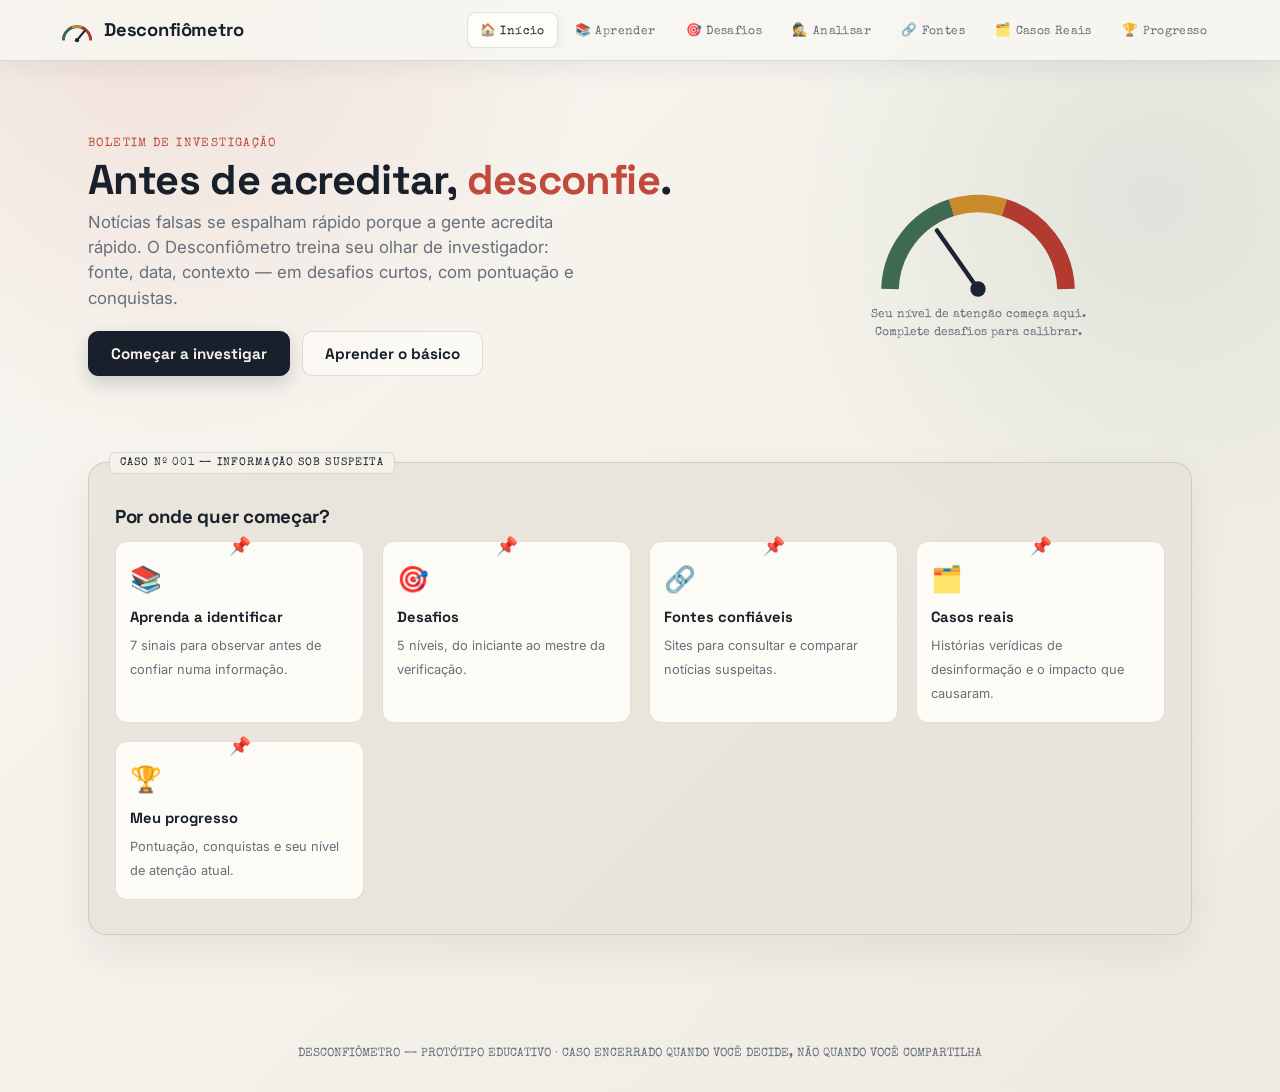
<file: index.html>
<!DOCTYPE html>
<html lang="pt-BR">
<head>
<meta charset="UTF-8">
<meta name="viewport" content="width=device-width, initial-scale=1.0">
<title>Desconfiômetro</title>
<link rel="stylesheet" href="styles.css">
</head>
<body>

<div class="topbar">
  <div class="brand">
    <svg class="dial" viewBox="0 0 40 40"><path d="M4 32 A16 16 0 0 1 36 32" fill="none" stroke="#1C2333" stroke-width="3"/><path d="M4 32 A16 16 0 0 1 14 17" fill="none" stroke="#3E6B4F" stroke-width="3"/><path d="M14 17 A16 16 0 0 1 26 17" fill="none" stroke="#C98A2C" stroke-width="3"/><path d="M26 17 A16 16 0 0 1 36 32" fill="none" stroke="#B23A2E" stroke-width="3"/><line x1="20" y1="32" x2="29" y2="21" stroke="#1C2333" stroke-width="2.5" stroke-linecap="round"/><circle cx="20" cy="32" r="2.5" fill="#1C2333"/></svg>
    Desconfiômetro
  </div>
  <nav class="tabs">
    <button data-view="inicio" class="active">🏠 Início</button>
    <button data-view="aprender">📚 Aprender</button>
    <button data-view="desafios">🎯 Desafios</button>
    <button data-view="analisar">🕵️ Analisar</button>
    <button data-view="fontes">🔗 Fontes</button>
    <button data-view="casos">🗂️ Casos Reais</button>
    <button data-view="progresso">🏆 Progresso</button>
  </nav>
</div>

<main>

  <section class="view active" id="view-inicio">
    <div class="hero">
      <div>
        <span class="eyebrow">Boletim de investigação</span>
        <h1>Antes de acreditar, <span>desconfie</span>.</h1>
        <p class="lede">Notícias falsas se espalham rápido porque a gente acredita rápido. O Desconfiômetro treina seu olhar de investigador: fonte, data, contexto — em desafios curtos, com pontuação e conquistas.</p>
        <div class="cta-row">
          <button class="btn" onclick="goTo('desafios')">Começar a investigar</button>
          <button class="btn ghost" onclick="goTo('aprender')">Aprender o básico</button>
        </div>
      </div>
      <div class="gauge-wrap">
        <svg viewBox="0 0 200 120" width="220">
          <path d="M20 110 A80 80 0 0 1 76 36" fill="none" stroke="#3E6B4F" stroke-width="16"/>
          <path d="M76 36 A80 80 0 0 1 124 36" fill="none" stroke="#C98A2C" stroke-width="16"/>
          <path d="M124 36 A80 80 0 0 1 180 110" fill="none" stroke="#B23A2E" stroke-width="16"/>
          <g id="home-needle" style="transform-origin:100px 110px; transform:rotate(-35deg);">
            <line x1="100" y1="110" x2="100" y2="45" stroke="#1C2333" stroke-width="4" stroke-linecap="round"/>
          </g>
          <circle cx="100" cy="110" r="7" fill="#1C2333"/>
        </svg>
        <div class="gauge-caption">Seu nível de atenção começa aqui.<br>Complete desafios para calibrar.</div>
      </div>
    </div>

    <div class="board">
      <h3 style="margin-top:6px;">Por onde quer começar?</h3>
      <div class="card-grid">
        <div class="opt-card" onclick="goTo('aprender')"><span class="pin">📌</span><span class="ic">📚</span><b>Aprenda a identificar</b><span class="d">7 sinais para observar antes de confiar numa informação.</span></div>
        <div class="opt-card" onclick="goTo('desafios')"><span class="pin">📌</span><span class="ic">🎯</span><b>Desafios</b><span class="d">5 níveis, do iniciante ao mestre da verificação.</span></div>
        <div class="opt-card" onclick="goTo('fontes')"><span class="pin">📌</span><span class="ic">🔗</span><b>Fontes confiáveis</b><span class="d">Sites para consultar e comparar notícias suspeitas.</span></div>
        <div class="opt-card" onclick="goTo('casos')"><span class="pin">📌</span><span class="ic">🗂️</span><b>Casos reais</b><span class="d">Histórias verídicas de desinformação e o impacto que causaram.</span></div>
        <div class="opt-card" onclick="goTo('progresso')"><span class="pin">📌</span><span class="ic">🏆</span><b>Meu progresso</b><span class="d">Pontuação, conquistas e seu nível de atenção atual.</span></div>
      </div>
    </div>
  </section>

  <section class="view" id="view-aprender">
    <span class="eyebrow">Antes de investigar</span>
    <h2>7 hábitos de quem não cai em fake news</h2>
    <p>Nenhuma notícia deve ser descartada só porque parece estranha — o objetivo é <b>verificar</b>, não desconfiar de tudo. Toque em cada cartão para abrir.</p>
    <div class="tips-grid" id="tips-grid"></div>

    <h3>Como a desinformação se espalha</h3>
    <div class="flow bad">
      <div class="step">🧪 Informação falsa é criada</div><div class="arrow">↓</div>
      <div class="step">🌐 É publicada na internet</div><div class="arrow">↓</div>
      <div class="step">👀 Chama a atenção das pessoas</div><div class="arrow">↓</div>
      <div class="step">🤝 Uma pessoa acredita</div><div class="arrow">↓</div>
      <div class="step">📤 Compartilha sem verificar</div><div class="arrow">↓</div>
      <div class="step">🔴 A desinformação se espalha</div>
    </div>

    <h3>Como o Desconfiômetro interrompe o ciclo</h3>
    <div class="flow good">
      <div class="step">📥 Receber informação</div><div class="arrow">↓</div>
      <div class="step">🛑 Parar antes de compartilhar</div><div class="arrow">↓</div>
      <div class="step">🔎 Verificar a fonte</div><div class="arrow">↓</div>
      <div class="step">📅 Conferir a data</div><div class="arrow">↓</div>
      <div class="step">🔗 Comparar com outras fontes</div><div class="arrow">↓</div>
      <div class="step">🛡️ Tomar uma decisão consciente</div>
    </div>

    <h3>A regra de ouro</h3>
    <div class="rule-strip">
      <span>PARE</span><span>VERIFIQUE</span><span>COMPARE</span><span>PENSE</span><span>COMPARTILHE</span>
    </div>

    <h3>Quem pode sair prejudicado</h3>
    <ul class="risk-list">
      <li>Pessoas que acreditam na informação falsa</li>
      <li>Pessoas ou grupos falsamente acusados</li>
      <li>Instituições e comunidades inteiras</li>
      <li>A própria credibilidade de quem compartilha</li>
      <li>Decisões tomadas com base em dados incorretos</li>
    </ul>
  </section>

  <section class="view" id="view-analisar">
    <span class="eyebrow">Laboratório de análise</span>
    <h2>Analisar uma notícia</h2>
    <p>Cole o texto de uma notícia ou mensagem suspeita. A IA procura sinais de alerta no texto e o app busca checagens já publicadas por agências. O resultado é um apoio para a sua investigação, não um veredito final.</p>

    <div class="an-box">
      <textarea id="an-input" maxlength="4000" placeholder="Cole aqui o texto da notícia, do post ou da mensagem encaminhada..."></textarea>
      <div class="an-foot">
        <span id="an-count">0 / 4000</span>
        <button class="btn" id="an-btn" onclick="analyzeNews()">🕵️ Analisar</button>
      </div>
    </div>

    <div id="an-result" aria-live="polite"></div>

    <div class="sources-note">A análise é feita por inteligência artificial e pode errar, principalmente com fatos recentes. Para uma conclusão segura, confirme nas agências da <a href="#" onclick="goTo('fontes');return false;">aba Fontes</a>. O texto enviado é processado pela Groq.</div>
  </section>

  <section class="view" id="view-fontes">
    <span class="eyebrow">Pesquisa responsável</span>
    <h2>Fontes para conferir notícias</h2>
    <p>Use sites especializados para procurar a informação original e comparar as evidências antes de compartilhar.</p>
    <div class="sources-grid">
      <a class="source-card" href="https://www.aosfatos.org/" target="_blank" rel="noopener noreferrer">
        <span class="source-icon">🔎</span><b>Aos Fatos</b><span>Agência de checagem de fatos e investigação.</span><strong>Abrir site ↗</strong>
      </a>
      <a class="source-card" href="https://lupa.uol.com.br/" target="_blank" rel="noopener noreferrer">
        <span class="source-icon">📰</span><b>Agência Lupa</b><span>Verificações de discursos, notícias e conteúdos virais.</span><strong>Abrir site ↗</strong>
      </a>
      <a class="source-card" href="https://projetocomprova.com.br/" target="_blank" rel="noopener noreferrer">
        <span class="source-icon">🤝</span><b>Projeto Comprova</b><span>Jornalistas de vários veículos investigando conteúdos suspeitos.</span><strong>Abrir site ↗</strong>
      </a>
      <a class="source-card" href="https://g1.globo.com/fato-ou-fake/" target="_blank" rel="noopener noreferrer">
        <span class="source-icon">✅</span><b>Fato ou Fake</b><span>Checagens e explicações sobre informações que circulam na internet.</span><strong>Abrir site ↗</strong>
      </a>
    </div>
    <div class="sources-note">Nenhuma fonte deve ser seguida cegamente: confira a data, leia a explicação e compare com outras fontes confiáveis.</div>
  </section>

  <section class="view" id="view-desafios">
    <span class="eyebrow">Mapa da investigação</span>
    <h2>Escolha um nível</h2>
    <p>Cada nível exige mais atenção que o anterior. Complete os casos para ganhar pontos e desbloquear conquistas.</p>

    <div class="level-path">
      <div class="level-track" id="level-track"></div>
      <div class="level-labels">
        <span>Aprendendo<br>a desconfiar</span>
        <span>Detetive da<br>informação</span>
        <span>Investigador</span>
        <span>Mestre da<br>verificação</span>
        <span>Desafio<br>final</span>
      </div>
    </div>

    <div class="challenge-panel" id="challenge-panel"></div>
  </section>

  <section class="view" id="view-casos">
    <span class="eyebrow">Arquivo de casos reais</span>
    <h2>Quando a desinformação sai da tela</h2>
    <p>Estes casos aconteceram de verdade. Cada um mostra como uma informação falsa, espalhada sem verificação, teve consequências fora da internet.</p>

    <div class="case-file">
      <div class="case-tag">🇧🇷 Guarujá, SP, Brasil — 2014</div>
      <h3>Um boato nas redes que terminou em tragédia</h3>
      <div class="case-field"><b>O que aconteceu</b>Uma página local no Facebook publicou um retrato falado, atribuindo-o a uma suposta mulher que sequestrava crianças para rituais. Fabiane Maria de Jesus, uma dona de casa de 33 anos, foi confundida com a pessoa do boato.</div>
      <div class="case-field impact"><b>Impacto real</b>Ela foi agredida por moradores do bairro e morreu dias depois. A publicação foi apagada poucas horas após ser feita, mas o boato já havia se espalhado — mostrando como uma mentira viraliza muito mais rápido do que sua correção.</div>
    </div>

    <div class="case-file">
      <div class="case-tag">🇮🇳 Índia — 2018</div>
      <h3>Correntes de WhatsApp e uma onda de linchamentos</h3>
      <div class="case-field"><b>O que aconteceu</b>Mensagens anônimas alertando sobre supostas gangues de sequestradores de crianças circularam em grupos de WhatsApp em vários estados do país.</div>
      <div class="case-field impact"><b>Impacto real</b>Dezenas de pessoas inocentes foram espancadas até a morte por multidões que acreditaram nos boatos, incluindo trabalhadores e viajantes confundidos com criminosos. O caso levou o WhatsApp a veicular campanhas de combate à desinformação no país.</div>
    </div>

    <div class="case-file">
      <div class="case-tag">🇺🇸 Washington, EUA — 2016</div>
      <h3>Uma teoria da conspiração vira tiroteio ("Pizzagate")</h3>
      <div class="case-field"><b>O que aconteceu</b>E-mails vazados de um assessor de campanha foram distorcidos online, dando origem à teoria falsa de que uma pizzaria de Washington escondia uma rede de exploração infantil.</div>
      <div class="case-field impact"><b>Impacto real</b>Um homem viajou de outro estado, entrou armado no restaurante e atirou para "investigar" a história por conta própria. Ninguém ficou ferido, mas ele foi condenado a 4 anos de prisão, e o dono do restaurante recebeu ameaças por meses.</div>
    </div>

    <div class="case-file">
      <div class="case-tag">🇧🇷 Brasil — pandemia de Covid-19</div>
      <h3>O "kit covid" e a ciência ignorada</h3>
      <div class="case-field"><b>O que aconteceu</b>Remédios sem eficácia comprovada contra a covid-19, como a cloroquina, foram promovidos publicamente como tratamento, mesmo com estudos e órgãos de saúde alertando contra o uso.</div>
      <div class="case-field impact"><b>Impacto real</b>Documentos apresentados à CPI da Covid, no Senado, indicaram que o governo federal agiu mais rápido para comprar remédios sem eficácia comprovada do que para negociar vacinas, durante uma pandemia que já somava centenas de milhares de mortes no país.</div>
    </div>

    <div class="sources-note">Casos reais como esses mostram por que os hábitos da aba "Aprender" e os desafios do Desconfiômetro importam — desinformação não é um jogo, mesmo quando aprendemos a identificá-la jogando.</div>
  </section>

  <section class="view" id="view-progresso">
    <span class="eyebrow">Seu relatório</span>
    <h2>Meu progresso</h2>
    <div class="progress-top">
      <div>
        <div class="stat-row">
          <div class="stat"><div class="v" id="stat-score">0</div><div class="l">Pontos</div></div>
          <div class="stat"><div class="v" id="stat-levels">0/5</div><div class="l">Níveis</div></div>
          <div class="stat"><div class="v" id="stat-badges">0/4</div><div class="l">Conquistas</div></div>
        </div>
        <p id="progress-msg" style="margin-top:16px;"></p>
      </div>
      <div class="gauge-wrap">
        <svg viewBox="0 0 200 120" width="220">
          <path d="M20 110 A80 80 0 0 1 76 36" fill="none" stroke="#3E6B4F" stroke-width="16"/>
          <path d="M76 36 A80 80 0 0 1 124 36" fill="none" stroke="#C98A2C" stroke-width="16"/>
          <path d="M124 36 A80 80 0 0 1 180 110" fill="none" stroke="#B23A2E" stroke-width="16"/>
          <g id="prog-needle" style="transform-origin:100px 110px; transform:rotate(-90deg); transition:transform .6s ease;">
            <line x1="100" y1="110" x2="100" y2="45" stroke="#1C2333" stroke-width="4" stroke-linecap="round"/>
          </g>
          <circle cx="100" cy="110" r="7" fill="#1C2333"/>
        </svg>
        <div class="gauge-caption" id="prog-caption">Nível de atenção: 0/100</div>
      </div>
    </div>

    <h3>Conquistas</h3>
    <div class="badge-grid" id="badge-grid"></div>
    <div class="cta-row" style="margin-top:20px;">
      <button class="btn ghost small" onclick="resetProgress()">Reiniciar progresso</button>
    </div>
  </section>

</main>

<footer>DESCONFIÔMETRO — PROTÓTIPO EDUCATIVO · CASO ENCERRADO QUANDO VOCÊ DECIDE, NÃO QUANDO VOCÊ COMPARTILHA</footer>

<script src="app.js"></script>
</file>
<file: styles.css>
@import url('https://fonts.googleapis.com/css2?family=Space+Grotesk:wght@500;600;700&family=Special+Elite&family=Inter:wght@400;500;600;700;800&display=swap');

:root{
  --paper:#f4f1ea;
  --paper-deep:#e6e1d7;
  --card:#fffdf8;
  --ink:#18212b;
  --ink-soft:#66707a;
  --red:#c04a3d;
  --red-deep:#96382f;
  --amber:#c78a2c;
  --green:#31705a;
  --line:rgba(24,33,43,0.13);
  --font-display:'Space Grotesk', sans-serif;
  --font-type:'Special Elite', monospace;
  --font-body:'Inter', sans-serif;
}

*{box-sizing:border-box;}
html{scroll-behavior:smooth;}
body{
  margin:0;
  background:
    radial-gradient(circle at 12% 0%, rgba(192,74,61,.12), transparent 28rem),
    radial-gradient(circle at 90% 18%, rgba(49,112,90,.10), transparent 24rem),
    linear-gradient(135deg, #f8f6f1 0%, var(--paper) 54%, #eeeae1 100%);
  color:var(--ink);
  font-family:var(--font-body);
  line-height:1.5;
  -webkit-font-smoothing:antialiased;
}

.topbar{
  position:sticky; top:0; z-index:50;
  background:rgba(248,246,241,.88);
  border-bottom:1px solid var(--line);
  box-shadow:0 8px 24px rgba(24,33,43,.06);
  backdrop-filter:blur(16px);
  display:flex; align-items:center; justify-content:space-between;
  padding:12px max(22px, calc((100vw - 1160px) / 2));
  gap:12px;
}
.brand{
  display:flex; align-items:center; gap:10px;
  font-family:var(--font-display); font-weight:700; font-size:1.15rem;
  letter-spacing:-0.01em;
}
.brand .dial{
  width:34px;height:34px; flex-shrink:0;
}
nav.tabs{
  display:flex; gap:4px; overflow-x:auto; -ms-overflow-style:none; scrollbar-width:none;
}
nav.tabs::-webkit-scrollbar{display:none;}
nav.tabs button{
  font-family:var(--font-type);
  font-size:0.78rem;
  letter-spacing:.03em;
  background:transparent;
  border:1px solid transparent;
  color:var(--ink-soft);
  padding:9px 12px;
  border-radius:9px;
  cursor:pointer;
  white-space:nowrap;
  transition:all .15s ease;
}
nav.tabs button:hover{ color:var(--ink); }
nav.tabs button.active{
  color:var(--ink);
  background:var(--card);
  border-color:var(--line);
  box-shadow:0 3px 10px rgba(24,33,43,.08);
}

main{ max-width:1160px; margin:0 auto; padding:0 28px 80px; }
section.view{ display:none; animation:fade .35s ease; }
section.view.active{ display:block; }
@keyframes fade{ from{opacity:0; transform:translateY(6px);} to{opacity:1; transform:translateY(0);} }

h1,h2,h3{ font-family:var(--font-display); margin:0 0 8px; letter-spacing:-0.015em; }
.eyebrow{
  font-family:var(--font-type); font-size:.72rem; text-transform:uppercase;
  letter-spacing:.12em; color:var(--red); display:block; margin-bottom:6px;
}
p{ color:var(--ink-soft); margin:0 0 12px; }

.hero{
  padding:74px 0 46px;
  display:grid; grid-template-columns:1.2fr 0.8fr; gap:36px; align-items:center;
}
.hero h1{ font-size:2.6rem; line-height:1.05; }
.hero h1 span{ color:var(--red); }
.hero .lede{ font-size:1.05rem; max-width:46ch; }
.cta-row{ display:flex; gap:12px; margin-top:20px; flex-wrap:wrap; }
.btn{
  font-family:var(--font-display); font-weight:700; font-size:.95rem;
  border:1px solid var(--ink); background:var(--ink); color:var(--paper);
  padding:12px 22px; border-radius:10px; cursor:pointer;
  transition:transform .12s ease, box-shadow .12s ease;
  box-shadow:0 8px 18px rgba(24,33,43,.16);
}
.btn:hover{ transform:translateY(-2px); box-shadow:0 12px 24px rgba(24,33,43,.22); }
.btn.ghost{ background:rgba(255,253,248,.58); color:var(--ink); box-shadow:none; border-color:var(--line); }
.btn.ghost:hover{ box-shadow:0 8px 18px rgba(24,33,43,.1); }
.btn.small{ padding:8px 14px; font-size:.82rem; box-shadow:none; }

.gauge-wrap{ display:flex; flex-direction:column; align-items:center; }
.gauge-caption{ font-family:var(--font-type); font-size:.78rem; color:var(--ink-soft); margin-top:6px; text-align:center;}

.board{
  position:relative; margin-top:40px; padding:34px 26px;
  background:rgba(230,225,215,.76);
  border:1px solid var(--line);
  border-radius:18px;
  box-shadow:0 18px 42px rgba(24,33,43,.07);
}
.board::before{
  content:"CASO Nº 001 — INFORMAÇÃO SOB SUSPEITA";
  font-family:var(--font-type); font-size:.7rem; letter-spacing:.1em;
  position:absolute; top:-11px; left:20px; background:var(--paper);
  padding:2px 10px; border:1px solid var(--line); border-radius:6px;
}
.card-grid{
  display:grid; grid-template-columns:repeat(4,1fr); gap:18px; margin-top:10px;
}
.opt-card{
  background:rgba(255,253,248,.9); border:1px solid var(--line); border-radius:12px;
  padding:18px 14px; cursor:pointer; position:relative;
  transition:transform .15s ease, box-shadow .15s ease, border-color .15s ease;
}
.opt-card:hover{ transform:translateY(-4px); border-color:rgba(192,74,61,.45); box-shadow:0 12px 24px rgba(24,33,43,.1); }
.opt-card:nth-child(even):hover{ transform:translateY(-4px); }
.opt-card .pin{ position:absolute; top:-9px; left:50%; transform:translateX(-50%); font-size:1.1rem; }
.opt-card .ic{ font-size:1.6rem; display:block; margin-bottom:8px; }
.opt-card b{ font-family:var(--font-display); font-size:.92rem; display:block; margin-bottom:4px;}
.opt-card span.d{ font-size:.8rem; color:var(--ink-soft); }

.flow{
  display:flex; flex-direction:column; align-items:flex-start; gap:2px;
  font-family:var(--font-type); font-size:.85rem; margin:14px 0 22px;
}
.flow .step{
  background:var(--card); border:1.5px solid var(--ink); border-radius:3px;
  padding:7px 12px;
}
.flow .arrow{ color:var(--red); padding-left:14px; font-size:.9rem; }
.flow.bad .step{ border-color:var(--red-deep); }
.flow.good .step{ border-color:var(--green); }

.tips-grid{ display:grid; grid-template-columns:repeat(2,1fr); gap:14px; margin:22px 0 34px;}
.tip{
  background:var(--card); border:1px solid var(--line); border-radius:12px; padding:16px;
  cursor:pointer; perspective:800px;
}
.tip .row{ display:flex; gap:10px; align-items:flex-start; }
.tip .ic{ font-size:1.4rem; }
.tip b{ font-family:var(--font-display); font-size:.95rem; }
.tip .more{
  max-height:0; overflow:hidden; transition:max-height .25s ease; font-size:.85rem; color:var(--ink-soft);
}
.tip.open .more{ max-height:120px; margin-top:8px; }

.sources-grid{ display:grid; grid-template-columns:repeat(2,1fr); gap:14px; margin:18px 0 12px; }
.source-card{
  display:flex; flex-direction:column; align-items:flex-start; gap:5px;
  background:var(--card); border:1px solid var(--line); border-radius:12px;
  padding:16px; color:var(--ink); text-decoration:none; transition:transform .15s ease, box-shadow .15s ease;
}
.source-card:hover{ transform:translateY(-3px); box-shadow:4px 4px 0 var(--green); }
.source-card .source-icon{ font-size:1.35rem; }
.source-card b{ font-family:var(--font-display); font-size:.98rem; }
.source-card span:not(.source-icon){ color:var(--ink-soft); font-size:.82rem; }
.source-card strong{ color:var(--red); font-family:var(--font-type); font-size:.72rem; margin-top:5px; }
.sources-note{ background:var(--paper-deep); border-left:4px solid var(--amber); padding:10px 12px; color:var(--ink-soft); font-size:.82rem; margin:0 0 30px; }

.case-file{ background:var(--card); border:1px solid var(--line); border-radius:14px; padding:18px 20px; margin-bottom:18px; box-shadow:0 10px 24px rgba(24,33,43,.05); }
.case-tag{ font-family:var(--font-type); font-size:.72rem; text-transform:uppercase; letter-spacing:.08em; color:var(--red-deep); margin-bottom:6px; }
.case-file h3{ font-size:1.05rem; margin-bottom:12px; }
.case-field{ font-size:.9rem; margin-bottom:10px; color:var(--ink-soft); line-height:1.55; }
.case-field b{ font-family:var(--font-type); font-size:.68rem; text-transform:uppercase; letter-spacing:.05em; color:var(--ink); display:block; margin-bottom:3px; }
.case-field.impact{ background:var(--paper-deep); border-left:4px solid var(--red); padding:10px 12px; border-radius:3px; color:var(--ink); margin-bottom:0; }

.rule-strip{
  display:flex; flex-wrap:wrap; gap:8px; justify-content:center;
  background:var(--ink); color:var(--paper); border-radius:5px; padding:20px; margin:20px 0 30px;
  font-family:var(--font-display); font-weight:700; letter-spacing:.02em;
}
.rule-strip span{ padding:4px 10px; }
.rule-strip span:not(:last-child)::after{ content:"→"; color:var(--red); margin-left:8px; font-weight:400; }

.risk-list{ columns:2; gap:24px; font-size:.9rem; color:var(--ink-soft); }
.risk-list li{ break-inside:avoid; margin-bottom:6px; }

.level-path{ position:relative; margin:34px 0; }
.level-track{
  display:flex; justify-content:space-between; align-items:center; position:relative;
  padding:0 6px;
}
.level-track::before{
  content:""; position:absolute; left:6%; right:6%; top:50%; height:3px;
  background:repeating-linear-gradient(90deg, var(--ink) 0 10px, transparent 10px 18px);
  z-index:0;
}
.level-node{
  position:relative; z-index:1; width:78px; height:78px; border-radius:50%;
  background:var(--card); border:3px solid var(--ink);
  display:flex; align-items:center; justify-content:center; flex-direction:column;
  cursor:pointer; transition:transform .15s ease;
  font-family:var(--font-display); font-weight:700;
}
.level-node:hover{ transform:scale(1.06); }
.level-node .n{ font-size:1.3rem; }
.level-node .s{ font-size:.6rem; font-weight:400; font-family:var(--font-body); color:var(--ink-soft); }
.level-node.done{ background:var(--green); color:#fff; border-color:var(--green); }
.level-node.done .s{ color:#e8f3ec; }
.level-labels{ display:flex; justify-content:space-between; margin-top:8px; }
.level-labels span{ width:78px; text-align:center; font-size:.68rem; color:var(--ink-soft); font-family:var(--font-type); }

.challenge-panel{
  margin-top:30px; background:var(--card); border:1px solid var(--line); border-radius:14px;
  padding:26px; display:none;
}
.challenge-panel.active{ display:block; }
.question-session-head{ display:flex; align-items:baseline; justify-content:space-between; gap:16px; border-bottom:1px solid var(--line); padding-bottom:12px; margin-bottom:18px; }
.session-title{ font-family:var(--font-display); font-size:1.1rem; font-weight:700; }
.chal-progress{ font-family:var(--font-type); font-size:.72rem; color:var(--ink-soft); margin-bottom:10px; }
.chal-prompt{ font-size:1.05rem; font-weight:600; margin-bottom:16px; }
.question-label{ font-family:var(--font-type); font-size:.7rem; letter-spacing:.08em; text-transform:uppercase; color:var(--red-deep); margin:20px 0 5px; }
.mock-post{
  background:#fff; border:1px solid #d9dfe3; border-radius:8px; overflow:hidden; margin-bottom:16px; font-size:.92rem;
  box-shadow:0 10px 25px rgba(24,33,43,.08);
}
.question-page{ max-width:780px; margin:0 auto 20px; }
.question-page .headline{ font-size:1.7rem; margin-top:2px; }
.question-page .news-subheadline{ font-size:.96rem; }
.question-page-copy{ padding:15px 20px 12px; color:#3f4c56; font-size:.86rem; line-height:1.55; border-top:1px solid #edf0f2; }
.news-byline{ padding:0 20px 12px; color:#68737d; font-size:.72rem; font-weight:600; }
.question-page .meta{ border-top:1px solid #e7eaed; }
.news-topline{ display:flex; align-items:center; justify-content:space-between; padding:13px 18px 10px; border-bottom:1px solid #e7eaed; }
.news-brand{ color:#d52b2b; font-family:var(--font-display); font-weight:700; font-size:1.25rem; letter-spacing:-.04em; }
.news-brand span{ color:#202b35; font-weight:500; }
.news-live{ color:#d52b2b; font-size:.68rem; font-weight:700; text-transform:uppercase; letter-spacing:.08em; }
.news-nav{ padding:8px 18px; color:#68737d; border-bottom:1px solid #edf0f2; font-size:.68rem; white-space:nowrap; overflow:hidden; }
.news-section{ padding:18px 20px 5px; color:#c52d32; font-size:.72rem; font-weight:700; text-transform:uppercase; letter-spacing:.1em; }
.mock-post .headline{ padding:0 20px; font-family:var(--font-display); font-weight:700; font-size:1.45rem; line-height:1.12; margin-bottom:7px; color:#18212b;}
.news-subheadline{ padding:0 20px; color:#5e6b75; font-size:.88rem; line-height:1.45; }
.news-image{ height:116px; margin:15px 20px 0; display:flex; align-items:center; justify-content:center; background:linear-gradient(135deg,#d9e3e2,#aebfc0); overflow:hidden; }
.news-image img{ max-width:100%; max-height:100%; width:auto; height:auto; display:block; object-fit:contain; }
.news-caption{ padding:6px 20px 0; color:#7b858c; font-size:.68rem; }
.mock-post .meta{ padding:12px 20px 16px; font-size:.72rem; color:var(--ink-soft);}
.opt-list{ display:flex; flex-direction:column; gap:9px; }
.opt-btn{
  text-align:left; background:var(--paper); border:2px solid var(--ink); border-radius:4px;
  padding:11px 14px; font-family:var(--font-body); font-size:.92rem; cursor:pointer;
  transition:all .12s ease;
}
.opt-btn:hover{ background:var(--card); transform:translateX(3px); }
.opt-btn.correct{ background:#dff0e3; border-color:var(--green); }
.opt-btn.wrong{ background:#f6dedb; border-color:var(--red); }
.opt-btn[disabled]{ cursor:default; }

.sig-text{ font-size:.94rem; line-height:1.7; }
.sig-text .flag{ cursor:pointer; border-bottom:2px dotted var(--amber); padding:1px 2px; }
.sig-text .flag.picked{ background:#f6e6c8; border-bottom-color:var(--amber); }
.sig-text .flag.right{ background:#dff0e3; border-bottom-color:var(--green); }
.sig-text .flag.miss{ background:#f6dedb; border-bottom-color:var(--red); text-decoration:line-through; }

.order-list{ display:flex; flex-direction:column; gap:8px; }
.order-item{
  background:var(--paper); border:2px solid var(--ink); border-radius:4px; padding:10px 14px;
  cursor:pointer; font-size:.9rem; display:flex; align-items:center; gap:10px;
}
.order-item .num{
  width:22px;height:22px;border-radius:50%; background:var(--ink); color:var(--paper);
  display:flex; align-items:center; justify-content:center; font-size:.72rem; visibility:hidden;
}
.order-item.picked .num{ visibility:visible; }
.order-item.locked{ opacity:.5; cursor:default; }

.classify-card{ background:var(--paper); border:1.5px solid var(--ink); border-radius:4px; padding:16px; margin-bottom:16px;}
.classify-card .field{ margin-bottom:8px; font-size:.88rem; }
.classify-card .field b{ font-family:var(--font-type); font-size:.72rem; text-transform:uppercase; color:var(--ink-soft); display:block; }
.classify-opts{ display:flex; gap:10px; }
.classify-opts button{ flex:1; padding:12px; border-radius:4px; border:2px solid var(--ink); cursor:pointer; font-family:var(--font-display); font-weight:700; font-size:.85rem; }
.classify-opts .g{ background:#dff0e3; }
.classify-opts .y{ background:#f6ecd0; }
.classify-opts .r{ background:#f6dedb; }

.feedback-box{ margin-top:16px; padding:14px 16px; border-radius:4px; font-size:.88rem; display:none; }
.feedback-box.show{ display:block; }
.feedback-box.ok{ background:#dff0e3; border:1.5px solid var(--green); }
.feedback-box.bad{ background:#f6dedb; border:1.5px solid var(--red); }
.feedback-box .pts{ font-family:var(--font-type); font-size:.75rem; margin-top:6px; color:var(--ink-soft); }

.chal-nav{ margin-top:18px; display:flex; justify-content:flex-end; }

.check-row{
  display:flex; align-items:center; gap:12px; padding:10px 0; border-bottom:1px solid var(--line);
}
.check-row .lbl{ flex:1; font-size:.9rem; }
.check-row .box{
  width:24px;height:24px; border:2px solid var(--ink); border-radius:4px; cursor:pointer;
  display:flex;align-items:center;justify-content:center; flex-shrink:0; background:var(--paper);
}
.check-row .box.on{ background:var(--green); color:#fff; border-color:var(--green); }
.check-row .box.off{ background:var(--paper); }
.check-row .box.on::after{ content:"✓"; font-size:.8rem; }
.check-row .box.off::after{ content:"✕"; font-size:.75rem; color:var(--red); }
.ai-comment{ font-size:.78rem; color:var(--ink-soft); margin-top:2px; }
.check-row .box.picked{ background:var(--amber); border-color:var(--amber); color:#fff; }
.check-row .box.picked::after{ content:"✓"; }
.check-row .box.right{ background:var(--green); border-color:var(--green); color:#fff; }
.check-row .box.right::after{ content:"✓"; }
.check-row .box.miss{ background:var(--red); border-color:var(--red); color:#fff; }
.check-row .box.miss::after{ content:"✕"; }
.sig-list{ margin:16px 0; }
.sig-list .lbl{ font-size:.88rem; }

.progress-top{ display:grid; grid-template-columns:1fr 1fr; gap:30px; align-items:center; margin:24px 0 34px; }
.stat-row{ display:flex; gap:18px; margin-top:14px; flex-wrap:wrap; }
.stat{ background:var(--card); border:2px solid var(--ink); border-radius:4px; padding:12px 18px; text-align:center; min-width:90px; }
.stat .v{ font-family:var(--font-display); font-size:1.5rem; font-weight:700; }
.stat .l{ font-size:.68rem; color:var(--ink-soft); font-family:var(--font-type); text-transform:uppercase; }
.badge-grid{ display:grid; grid-template-columns:repeat(4,1fr); gap:14px; margin-top:10px; }
.badge{
  background:var(--card); border:2px solid var(--ink); border-radius:8px; padding:14px 8px; text-align:center;
  opacity:.3; filter:grayscale(1);
}
.badge.unlocked{ opacity:1; filter:none; box-shadow:2px 2px 0 var(--amber); }
.badge .ic{ font-size:1.6rem; display:block; margin-bottom:4px;}
.badge .n{ font-size:.68rem; font-family:var(--font-type); }

footer{ text-align:center; padding:30px; font-family:var(--font-type); font-size:.72rem; color:var(--ink-soft); }

@media(max-width:760px){
  .topbar{ align-items:flex-start; flex-direction:column; padding:10px 16px; }
  nav.tabs{ width:100%; }
  main{ padding:0 16px 56px; }
  .hero{ grid-template-columns:1fr; padding-top:34px; }
  .hero h1{ font-size:1.9rem; }
  .card-grid{ grid-template-columns:repeat(2,1fr); }
  .tips-grid{ grid-template-columns:1fr; }
  .sources-grid{ grid-template-columns:1fr; }
  .risk-list{ columns:1; }
  .level-track{ flex-wrap:wrap; gap:16px; justify-content:center; }
  .level-track::before{ display:none; }
  .level-labels{ display:none; }
  .progress-top{ grid-template-columns:1fr; }
  .badge-grid{ grid-template-columns:repeat(3,1fr); }
  nav.tabs button{ padding:9px 10px; font-size:.7rem; }
}

@media(max-width:480px){
  .hero{ padding-bottom:26px; }
  .hero .lede{ font-size:.95rem; }
  .card-grid{ grid-template-columns:1fr; }
  .board{ padding:28px 16px; }
  .board::before{ left:14px; font-size:.6rem; }
  .progress-top{ gap:16px; }
  .stat-row{ gap:8px; }
  .stat{ flex:1; min-width:0; padding:10px 8px; }
}

/* ===== Analisar notícia ===== */
.an-box{ background:var(--card); border:1px solid var(--line); border-radius:14px; padding:16px; margin:18px 0; box-shadow:0 10px 24px rgba(24,33,43,.05); }
.an-box textarea{
  width:100%; min-height:170px; resize:vertical; border:1.5px solid var(--ink); border-radius:6px;
  background:var(--paper); color:var(--ink); padding:12px 14px; font-family:var(--font-body); font-size:.92rem; line-height:1.55;
}
.an-box textarea:focus{ outline:3px solid rgba(192,74,61,.25); }
.an-foot{ display:flex; align-items:center; justify-content:space-between; gap:12px; margin-top:12px; }
.an-foot span{ font-family:var(--font-type); font-size:.72rem; color:var(--ink-soft); }
.btn[disabled]{ opacity:.6; cursor:wait; transform:none; }

.an-verdict{
  display:grid; grid-template-columns:auto 1fr; gap:22px; align-items:center;
  background:var(--card); border:2px solid var(--ink); border-radius:14px; padding:20px; margin-bottom:16px;
}
.an-verdict.g{ border-color:var(--green); }
.an-verdict.y{ border-color:var(--amber); }
.an-verdict.r{ border-color:var(--red); }
.an-verdict h3{ font-size:1.25rem; margin-bottom:6px; }
.an-verdict p{ margin:0; color:var(--ink); }
.an-block{ background:var(--card); border:1px solid var(--line); border-radius:12px; padding:16px 18px; margin-bottom:14px; }
.an-block h4{ font-family:var(--font-type); font-size:.74rem; letter-spacing:.08em; text-transform:uppercase; color:var(--red-deep); margin:0 0 10px; }
.an-block ul{ margin:0; padding-left:18px; font-size:.9rem; color:var(--ink-soft); }
.an-block li{ margin-bottom:6px; }
.an-flag{ border-left:4px solid var(--amber); background:var(--paper-deep); padding:9px 12px; border-radius:3px; margin-bottom:9px; font-size:.88rem; }
.an-flag q{ display:block; font-family:var(--font-type); font-size:.82rem; color:var(--ink); margin-bottom:3px; }
.an-flag span{ color:var(--ink-soft); }
.an-fc{ display:block; text-decoration:none; color:var(--ink); border:1px solid var(--line); border-radius:10px; padding:12px 14px; margin-bottom:9px; background:var(--paper); transition:transform .15s ease, box-shadow .15s ease; }
.an-fc:hover{ transform:translateY(-2px); box-shadow:4px 4px 0 var(--green); }
.an-fc b{ font-family:var(--font-display); font-size:.9rem; }
.an-fc .rt{ display:inline-block; font-family:var(--font-type); font-size:.72rem; background:var(--ink); color:var(--paper); padding:2px 8px; border-radius:4px; margin-left:6px; }
.an-fc small{ display:block; color:var(--ink-soft); margin-top:4px; font-size:.82rem; }
.an-loading{ font-family:var(--font-type); font-size:.85rem; color:var(--ink-soft); padding:18px 0; }
@media(max-width:760px){ .an-verdict{ grid-template-columns:1fr; justify-items:center; text-align:center; } }
</file>
